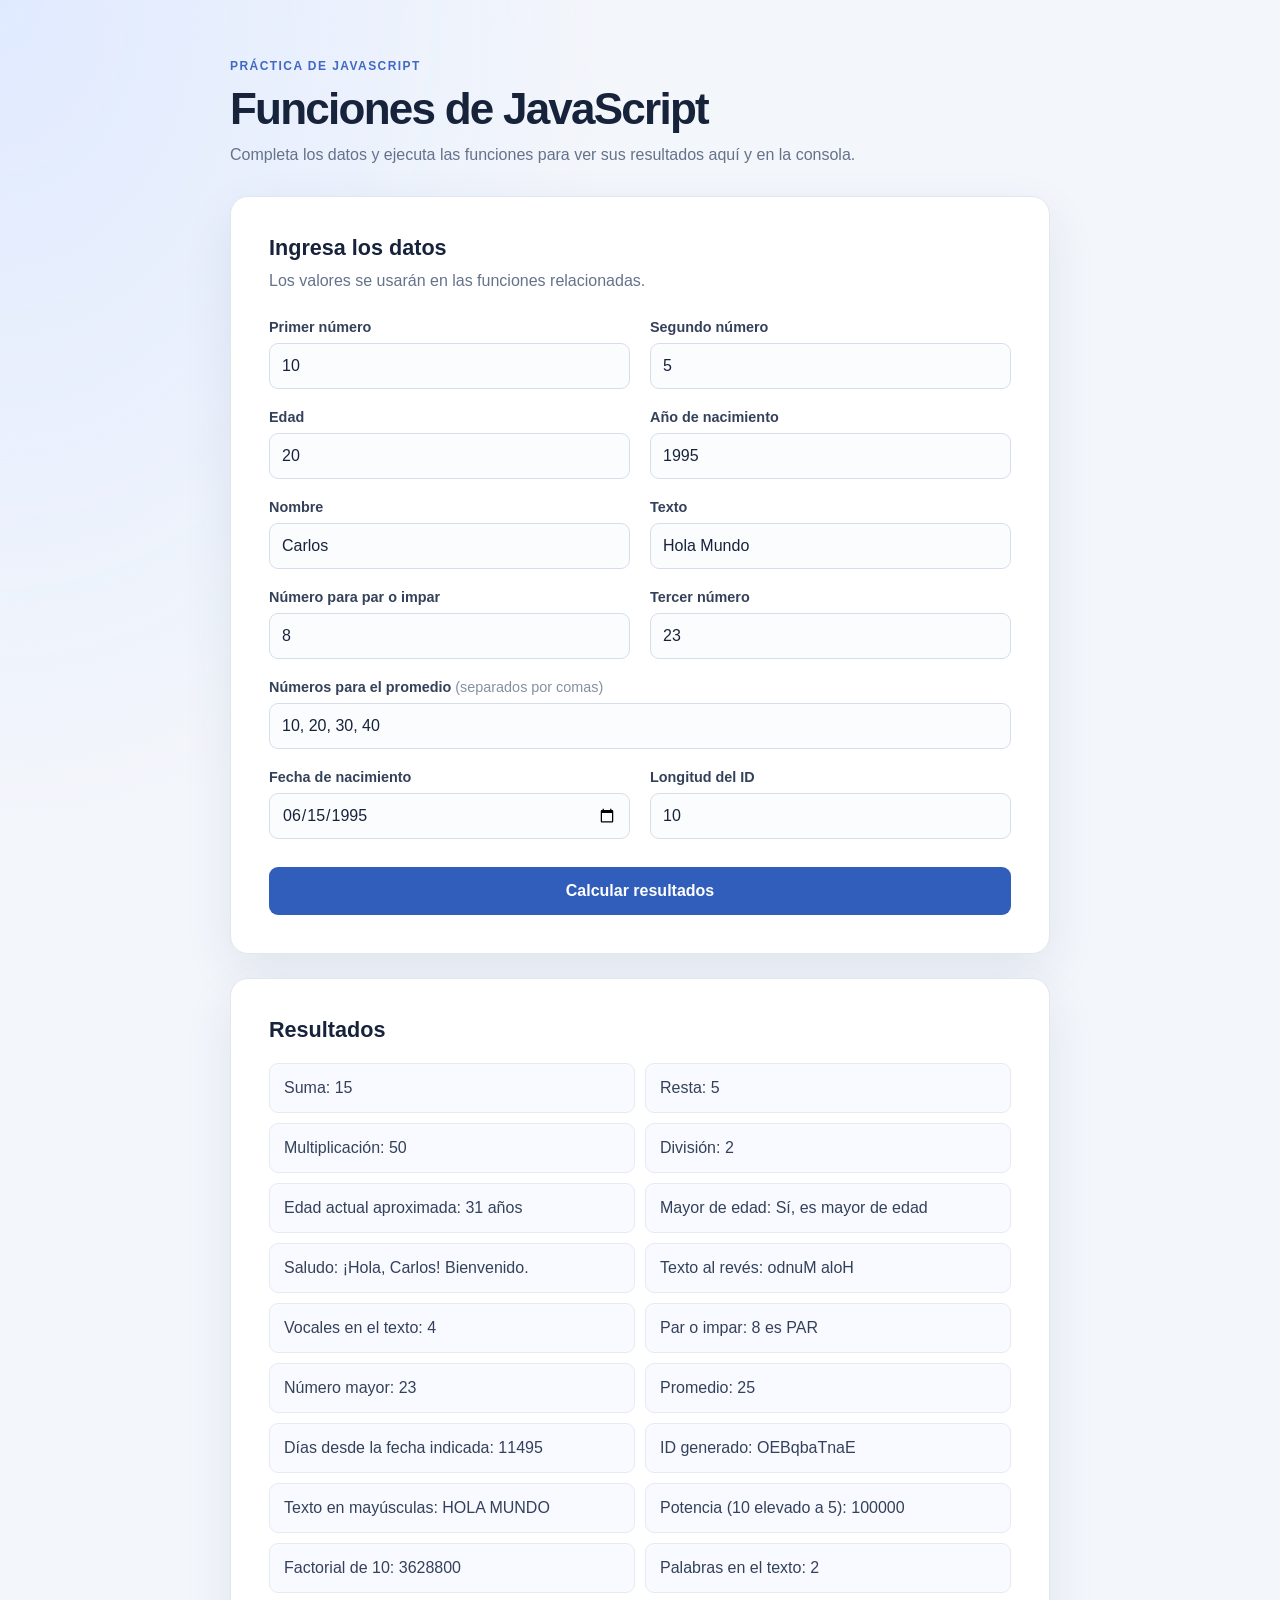
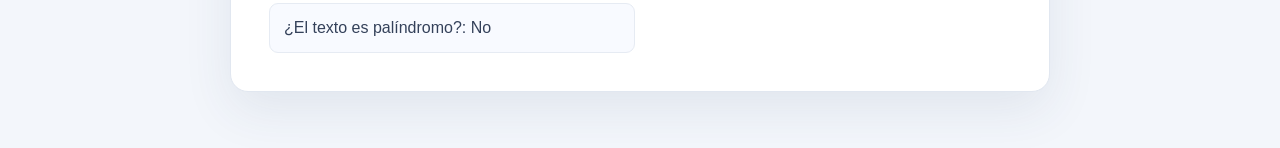
<file: caso_practico1/index.html>
<!DOCTYPE html>
<html lang="es">
<head>
    <meta charset="UTF-8">
    <meta name="viewport" content="width=device-width, initial-scale=1.0">
    <title>Funciones de JavaScript</title>
    <link rel="stylesheet" href="estilos.css">
</head>
<body>
    <main class="contenedor">
        <header class="encabezado">
            <span class="etiqueta">PRÁCTICA DE JAVASCRIPT</span>
            <h1>Funciones de JavaScript</h1>
            <p>Completa los datos y ejecuta las funciones para ver sus resultados aquí y en la consola.</p>
        </header>

        <form id="calculadora-formulario" class="tarjeta">
            <div class="titulo-tarjeta">
                <h2>Ingresa los datos</h2>
                <p>Los valores se usarán en las funciones relacionadas.</p>
            </div>

            <div class="rejilla-campos">
                <div class="campo">
                    <label for="numero-a">Primer número</label>
                    <input id="numero-a" name="numeroA" type="number" value="10" step="any" required>
                </div>
                <div class="campo">
                    <label for="numero-b">Segundo número</label>
                    <input id="numero-b" name="numeroB" type="number" value="5" step="any" required>
                </div>
                <div class="campo">
                    <label for="edad">Edad</label>
                    <input id="edad" name="edad" type="number" value="20" min="0" required>
                </div>
                <div class="campo">
                    <label for="anio-nacimiento">Año de nacimiento</label>
                    <input id="anio-nacimiento" name="anioNacimiento" type="number" value="1995" min="1" required>
                </div>
                <div class="campo">
                    <label for="nombre">Nombre</label>
                    <input id="nombre" name="nombre" type="text" value="Carlos" required>
                </div>
                <div class="campo">
                    <label for="texto">Texto</label>
                    <input id="texto" name="texto" type="text" value="Hola Mundo" required>
                </div>
                <div class="campo">
                    <label for="numero-paridad">Número para par o impar</label>
                    <input id="numero-paridad" name="numeroParidad" type="number" value="8" step="any" required>
                </div>
                <div class="campo">
                    <label for="numero-c">Tercer número</label>
                    <input id="numero-c" name="numeroC" type="number" value="23" step="any" required>
                </div>
                <div class="campo campo-ancho">
                    <label for="lista-numeros">Números para el promedio <span>(separados por comas)</span></label>
                    <input id="lista-numeros" name="listaNumeros" type="text" value="10, 20, 30, 40" required>
                </div>
                <div class="campo">
                    <label for="fecha-nacimiento">Fecha de nacimiento</label>
                    <input id="fecha-nacimiento" name="fechaNacimiento" type="date" value="1995-06-15" required>
                </div>
                <div class="campo">
                    <label for="longitud-id">Longitud del ID</label>
                    <input id="longitud-id" name="longitudId" type="number" value="10" min="1" max="32" required>
                </div>
            </div>

            <button type="submit">Calcular resultados</button>
        </form>

        <section class="tarjeta panel-resultados" aria-labelledby="titulo-resultados" aria-live="polite">
            <h2 id="titulo-resultados">Resultados</h2>
            <ul id="resultados" class="rejilla-resultados"></ul>
        </section>
    </main>

    <script src="../js/matematicas/operaciones.js"></script>
    <script src="../js/texto/cadenas.js"></script>
    <script src="../js/fechas/tiempo.js"></script>
    <script src="../js/validaciones/reglas.js"></script>
    <script src="../js/utilidades/helpers.js"></script>
    <script src="../js/app.js"></script>
</body>
</html>
</file>
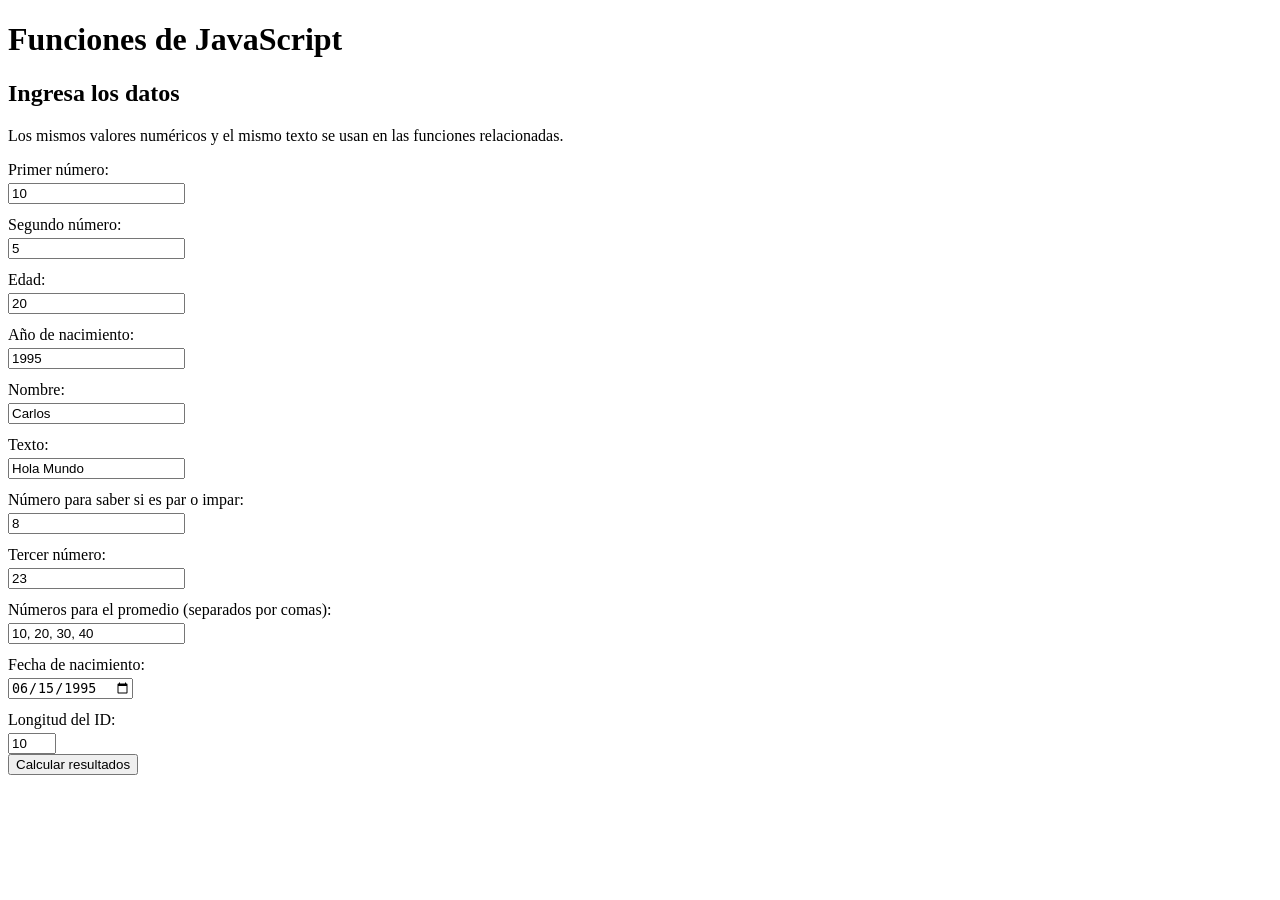
<file: funciones/index.html>
<!DOCTYPE html>
<html lang="es">
<head>
    <meta charset="UTF-8">
    <meta name="viewport" content="width=device-width, initial-scale=1.0">
    <title>Funciones de JavaScript</title>
    <style>
        label {
            display: block;
            margin-top: 0.75rem;
        }

        input {
            display: block;
            margin-top: 0.25rem;
        }
    </style>
</head>
<body>
    <h1>Funciones de JavaScript</h1>
    <form id="calculadora-formulario">
        <h2>Ingresa los datos</h2>
        <p>Los mismos valores numéricos y el mismo texto se usan en las funciones relacionadas.</p>

        <label for="numero-a">Primer número:</label>
        <input id="numero-a" name="numeroA" type="number" value="10" step="any" required>

        <label for="numero-b">Segundo número:</label>
        <input id="numero-b" name="numeroB" type="number" value="5" step="any" required>

        <label for="edad">Edad:</label>
        <input id="edad" name="edad" type="number" value="20" min="0" required>

        <label for="anio-nacimiento">Año de nacimiento:</label>
        <input id="anio-nacimiento" name="anioNacimiento" type="number" value="1995" min="1" required>

        <label for="nombre">Nombre:</label>
        <input id="nombre" name="nombre" type="text" value="Carlos" required>

        <label for="texto">Texto:</label>
        <input id="texto" name="texto" type="text" value="Hola Mundo" required>

        <label for="numero-paridad">Número para saber si es par o impar:</label>
        <input id="numero-paridad" name="numeroParidad" type="number" value="8" step="any" required>

        <label for="numero-c">Tercer número:</label>
        <input id="numero-c" name="numeroC" type="number" value="23" step="any" required>

        <label for="lista-numeros">Números para el promedio (separados por comas):</label>
        <input id="lista-numeros" name="listaNumeros" type="text" value="10, 20, 30, 40" required>

        <label for="fecha-nacimiento">Fecha de nacimiento:</label>
        <input id="fecha-nacimiento" name="fechaNacimiento" type="date" value="1995-06-15" required>

        <label for="longitud-id">Longitud del ID:</label>
        <input id="longitud-id" name="longitudId" type="number" value="10" min="1" max="32" required>

        <button type="submit">Calcular resultados</button>
    </form>

    <script src="../js/matematicas/operaciones.js"></script>
    <script src="../js/texto/cadenas.js"></script>
    <script src="../js/fechas/tiempo.js"></script>
    <script src="../js/validaciones/reglas.js"></script>
    <script src="../js/utilidades/helpers.js"></script>
    <script src="../js/app.js"></script>
</body>
</html>
</file>
<file: caso_practico1/estilos.css>
:root {
    color-scheme: light;
    font-family: "Segoe UI", Arial, sans-serif;
    color: #17233b;
    background: #f3f6fb;
    font-synthesis: none;
}

* {
    box-sizing: border-box;
}

body {
    min-width: 320px;
    min-height: 100vh;
    margin: 0;
    padding: 56px 20px;
    background:
        radial-gradient(ellipse at top left, #e0eaff 0, transparent 38rem),
        #f3f6fb;
}

.contenedor {
    width: min(100%, 820px);
    margin: 0 auto;
}

.encabezado {
    margin-bottom: 28px;
}

.etiqueta {
    color: #4169c1;
    font-size: 0.75rem;
    font-weight: 700;
    letter-spacing: 0.12em;
}

h1 {
    margin: 10px 0 8px;
    font-size: clamp(2rem, 5vw, 2.75rem);
    letter-spacing: -0.04em;
}

.encabezado p,
.titulo-tarjeta p {
    margin: 0;
    color: #65728a;
    line-height: 1.6;
}

.tarjeta {
    padding: clamp(22px, 5vw, 38px);
    border: 1px solid #e1e7f0;
    border-radius: 18px;
    background: #fff;
    box-shadow: 0 18px 50px rgb(39 62 102 / 9%);
}

.panel-resultados {
    margin-top: 24px;
}

.titulo-tarjeta {
    margin-bottom: 26px;
}

h2 {
    margin: 0 0 7px;
    font-size: 1.35rem;
}

.rejilla-resultados {
    display: grid;
    grid-template-columns: repeat(2, minmax(0, 1fr));
    gap: 10px;
    margin: 20px 0 0;
    padding: 0;
    list-style: none;
}

.rejilla-resultados li {
    min-width: 0;
    padding: 12px 14px;
    border: 1px solid #e6ebf3;
    border-radius: 9px;
    background: #f8faff;
    color: #34415a;
    line-height: 1.5;
    overflow-wrap: anywhere;
}

.rejilla-campos {
    display: grid;
    grid-template-columns: repeat(2, minmax(0, 1fr));
    gap: 20px;
}

.campo-ancho {
    grid-column: 1 / -1;
}

.campo label {
    display: block;
    margin-bottom: 8px;
    color: #34415a;
    font-size: 0.9rem;
    font-weight: 600;
}

.campo label span {
    color: #8490a4;
    font-weight: 400;
}

.campo input {
    width: 100%;
    min-height: 46px;
    padding: 10px 12px;
    border: 1px solid #d6deeb;
    border-radius: 9px;
    outline: none;
    background: #fbfcfe;
    color: #17233b;
    font: inherit;
    transition: border-color 150ms ease, box-shadow 150ms ease, background 150ms ease;
}

.campo input:focus {
    border-color: #5279d0;
    background: #fff;
    box-shadow: 0 0 0 3px rgb(82 121 208 / 16%);
}

button {
    width: 100%;
    min-height: 48px;
    margin-top: 28px;
    border: 0;
    border-radius: 9px;
    background: #315dbb;
    color: #fff;
    font: inherit;
    font-weight: 700;
    cursor: pointer;
    transition: background 150ms ease, transform 150ms ease;
}

button:hover {
    transform: translateY(-1px);
    background: #244a9b;
}

button:focus-visible {
    outline: 3px solid #9bb7f3;
    outline-offset: 3px;
}

@media (max-width: 560px) {
    body {
        padding: 32px 14px;
    }

    .rejilla-campos {
        grid-template-columns: 1fr;
        gap: 16px;
    }

    .rejilla-resultados {
        grid-template-columns: 1fr;
    }

    .campo-ancho {
        grid-column: auto;
    }
}

@media (prefers-reduced-motion: reduce) {
    *,
    *::before,
    *::after {
        scroll-behavior: auto !important;
        transition-duration: 0.01ms !important;
    }
}
</file>
